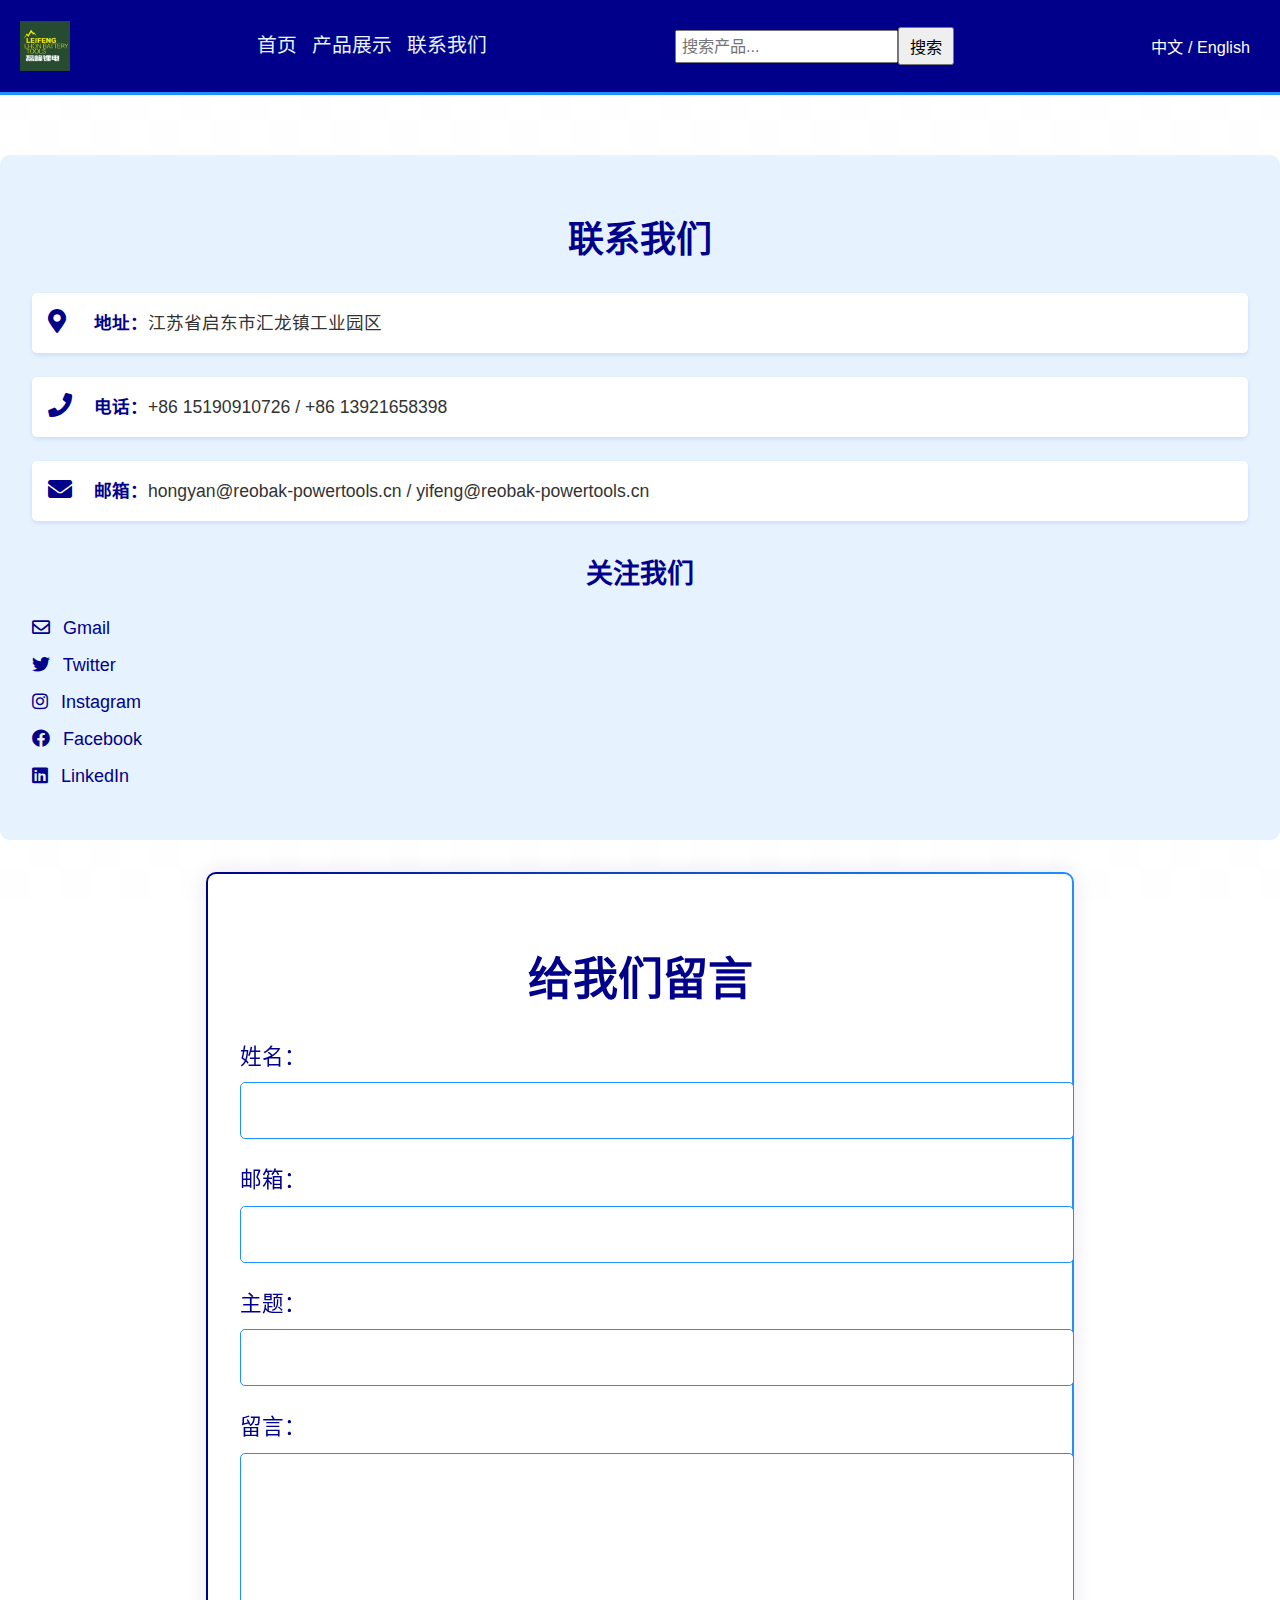
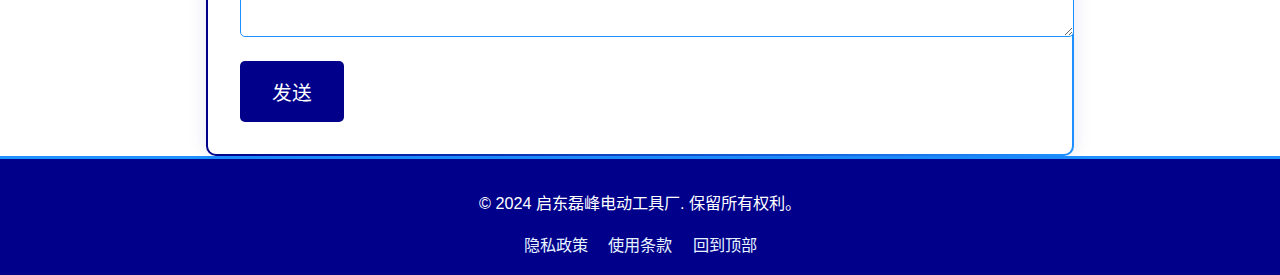
<file: reobak/contact.html>
<!DOCTYPE html>
<html lang="zh-CN">
<head>
    <meta charset="UTF-8">
    <meta name="viewport" content="width=device-width, initial-scale=1.0">
    <title data-en="Contact Us - Qidong Laifeng Electric Tools Factory">联系我们 - 启东磊峰电动工具厂</title>
    <link rel="stylesheet" href="style.css">
    <link rel="stylesheet" href="https://cdnjs.cloudflare.com/ajax/libs/font-awesome/5.15.3/css/all.min.css">
</head>
<body>
    <header>
        <nav>
            <img src="../reobak/imgs/logo.jpg" alt="启东磊峰电动工具厂Logo" class="logo-img" data-en-alt="Qidong Laifeng Electric Tools Factory Logo">
            <ul>
                <li><a href="index.html" data-en="Home">首页</a></li>
                <li><a href="products.html" data-en="Products">产品展示</a></li>
                <li><a href="contact.html" data-en="Contact Us">联系我们</a></li>
            </ul>
            <div class="search">
                <input type="text" placeholder="搜索产品..." data-en-placeholder="Search products...">
                <button data-en="Search">搜索</button>
            </div>
            <div class="language-switch">
                <button id="languageToggle" data-current-lang="zh">中文 / English</button>
            </div>
        </nav>
    </header>

    <main>
        <section class="contact-info">
            <h1 data-en="Contact Us">联系我们</h1>
            <div class="contact-details">
                <div class="contact-item">
                    <i class="fas fa-map-marker-alt"></i>
                    <p data-en="Address: Industrial Park, Huilong Town, Qidong City, Jiangsu Province">
                        <strong>地址：</strong>江苏省启东市汇龙镇工业园区
                    </p>
                </div>
                <div class="contact-item">
                    <i class="fas fa-phone"></i>
                    <p data-en="Phone: +86 15190910726 / +86 13921658398">
                        <strong>电话：</strong>+86 15190910726 / +86 13921658398
                    </p>
                </div>
                <div class="contact-item">
                    <i class="fas fa-envelope"></i>
                    <p data-en="Email: hongyan@reobak-powertools.cn / yifeng@reobak-powertools.cn">
                        <strong>邮箱：</strong>hongyan@reobak-powertools.cn / yifeng@reobak-powertools.cn
                    </p>
                </div>
            </div>
            
            <div class="social-media">
                <h2 data-en="Follow Us">关注我们</h2>
                <ul>
                    <li><a href="mailto:your.email@gmail.com" target="_blank" data-en="Gmail"><i class="far fa-envelope"></i> Gmail</a></li>
                    <li><a href="https://twitter.com/your_twitter" target="_blank" data-en="Twitter"><i class="fab fa-twitter"></i> Twitter</a></li>
                    <li><a href="https://www.instagram.com/your_instagram" target="_blank" data-en="Instagram"><i class="fab fa-instagram"></i> Instagram</a></li>
                    <li><a href="https://www.facebook.com/your_facebook" target="_blank" data-en="Facebook"><i class="fab fa-facebook"></i> Facebook</a></li>
                    <li><a href="https://www.linkedin.com/company/your_company" target="_blank" data-en="LinkedIn"><i class="fab fa-linkedin"></i> LinkedIn</a></li>
                </ul>
            </div>
        </section>

        <section class="contact-form">
            <h2 data-en="Leave us a message">给我们留言</h2>
            <form action="#" method="post">
                <div class="form-group">
                    <label for="name" data-en="Name:">姓名：</label>
                    <input type="text" id="name" name="name" required>
                </div>

                <div class="form-group">
                    <label for="email" data-en="Email:">邮箱：</label>
                    <input type="email" id="email" name="email" required>
                </div>

                <div class="form-group">
                    <label for="subject" data-en="Subject:">主题：</label>
                    <input type="text" id="subject" name="subject" required>
                </div>

                <div class="form-group">
                    <label for="message" data-en="Message:">留言：</label>
                    <textarea id="message" name="message" required></textarea>
                </div>

                <button type="submit" data-en="Send">发送</button>
            </form>
        </section>
    </main>

    <footer>
        <p data-en="&copy; 2024 Qidong Laifeng Electric Tools Factory. All rights reserved.">&copy; 2024 启东磊峰电动工具厂. 保留所有权利。</p>
        <div class="social-links">
            <!-- 添加社交媒体链接 -->
        </div>
        <a href="#" class="privacy-policy" data-en="Privacy Policy">隐私政策</a>
        <a href="#" class="terms" data-en="Terms of Use">使用条款</a>
        <a href="#" class="back-to-top" data-en="Back to Top">回到顶部</a>
    </footer>

    <script src="script.js"></script>
</body>
</html>
</file>
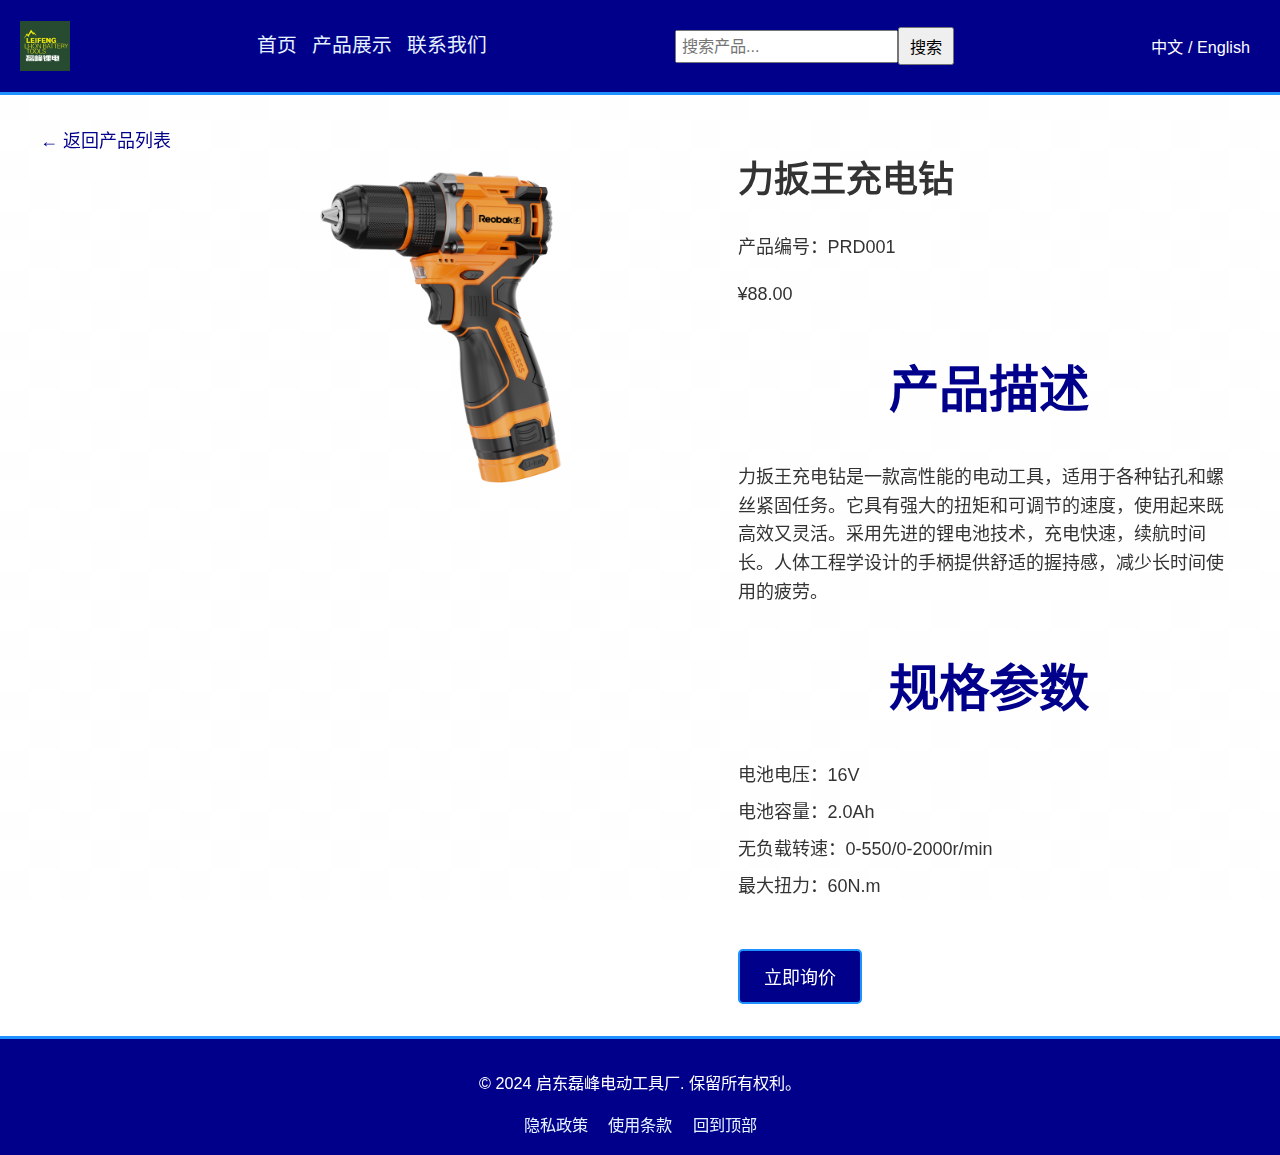
<file: reobak/product-detail-1.html>
<!DOCTYPE html>
<html lang="zh-CN">
<head>
    <meta charset="UTF-8">
    <meta name="viewport" content="width=device-width, initial-scale=1.0">
    <title data-en="Reobak Cordless Drill - Qidong Laifeng Electric Tools Factory">力扳王充电钻 - 启东磊峰电动工具厂</title>
    <link rel="stylesheet" href="style.css">
</head>
<body>
    <header>
        <nav>
            <img src="../reobak/imgs/logo.jpg" alt="启东磊峰电动工具厂Logo" class="logo-img" data-en-alt="Qidong Laifeng Electric Tools Factory Logo">
            <ul>
                <li><a href="index.html" data-en="Home">首页</a></li>
                <li><a href="products.html" data-en="Products">产品展示</a></li>
                <li><a href="contact.html" data-en="Contact Us">联系我们</a></li>
            </ul>
            <div class="search">
                <input type="text" placeholder="搜索产品..." data-en-placeholder="Search products...">
                <button data-en="Search">搜索</button>
            </div>
            <div class="language-switch">
                <button id="languageToggle" data-current-lang="zh">中文 / English</button>
            </div>
        </nav>
    </header>

    <main class="product-detail">
        <a href="products.html" class="back-link" data-en="Back to Products">&larr; 返回产品列表</a>
        <div class="product-images">
            <img src="../reobak/产品/1.png" alt="力扳王充电钻" class="main-image" data-en-alt="Reobak Cordless Drill">
            <div class="thumbnail-images">
                <!-- 添加更多产品图片 -->
            </div>
        </div>
        <div class="product-info">
            <h1 data-en="Reobak Cordless Drill">力扳王充电钻</h1>
            <p class="product-id" data-en="Product ID: PRD001">产品编号：PRD001</p>
            <p class="price">¥88.00</p>
            <div class="product-description">
                <h2 data-en="Product Description">产品描述</h2>
                <p data-en="The Reobak Cordless Drill is a high-performance electric tool suitable for various drilling and screw fastening tasks...">力扳王充电钻是一款高性能的电动工具，适用于各种钻孔和螺丝紧固任务。它具有强大的扭矩和可调节的速度，使用起来既高效又灵活。采用先进的锂电池技术，充电快速，续航时间长。人体工程学设计的手柄提供舒适的握持感，减少长时间使用的疲劳。</p>
            </div>
            <div class="product-specs">
                <h2 data-en="Specifications">规格参数</h2>
                <ul>
                    <li data-en="Battery Voltage: 16V">电池电压：16V</li>
                    <li data-en="Battery Capacity: 2.0Ah">电池容量：2.0Ah</li>
                    <li data-en="No-load Speed: 0-550/0-2000r/min">无负载转速：0-550/0-2000r/min</li>
                    <li data-en="Maximum Torque: 60N.m">最大扭力：60N.m</li>
                </ul>
            </div>
            <button class="inquiry-btn" data-en="Inquire Now" onclick="showInquiryForm('Reobak Cordless Drill')">立即询价</button>
        </div>
    </main>

    <footer>
        <p data-en="&copy; 2024 Qidong Laifeng Electric Tools Factory. All rights reserved.">&copy; 2024 启东磊峰电动工具厂. 保留所有权利。</p>
        <div class="social-links">
            <!-- 添加社交媒体链接 -->
        </div>
        <a href="#" class="privacy-policy" data-en="Privacy Policy">隐私政策</a>
        <a href="#" class="terms" data-en="Terms of Use">使用条款</a>
        <a href="#" class="back-to-top" data-en="Back to Top">回到顶部</a>
    </footer>

    <script src="script.js"></script>
</body>
</html>
</file>
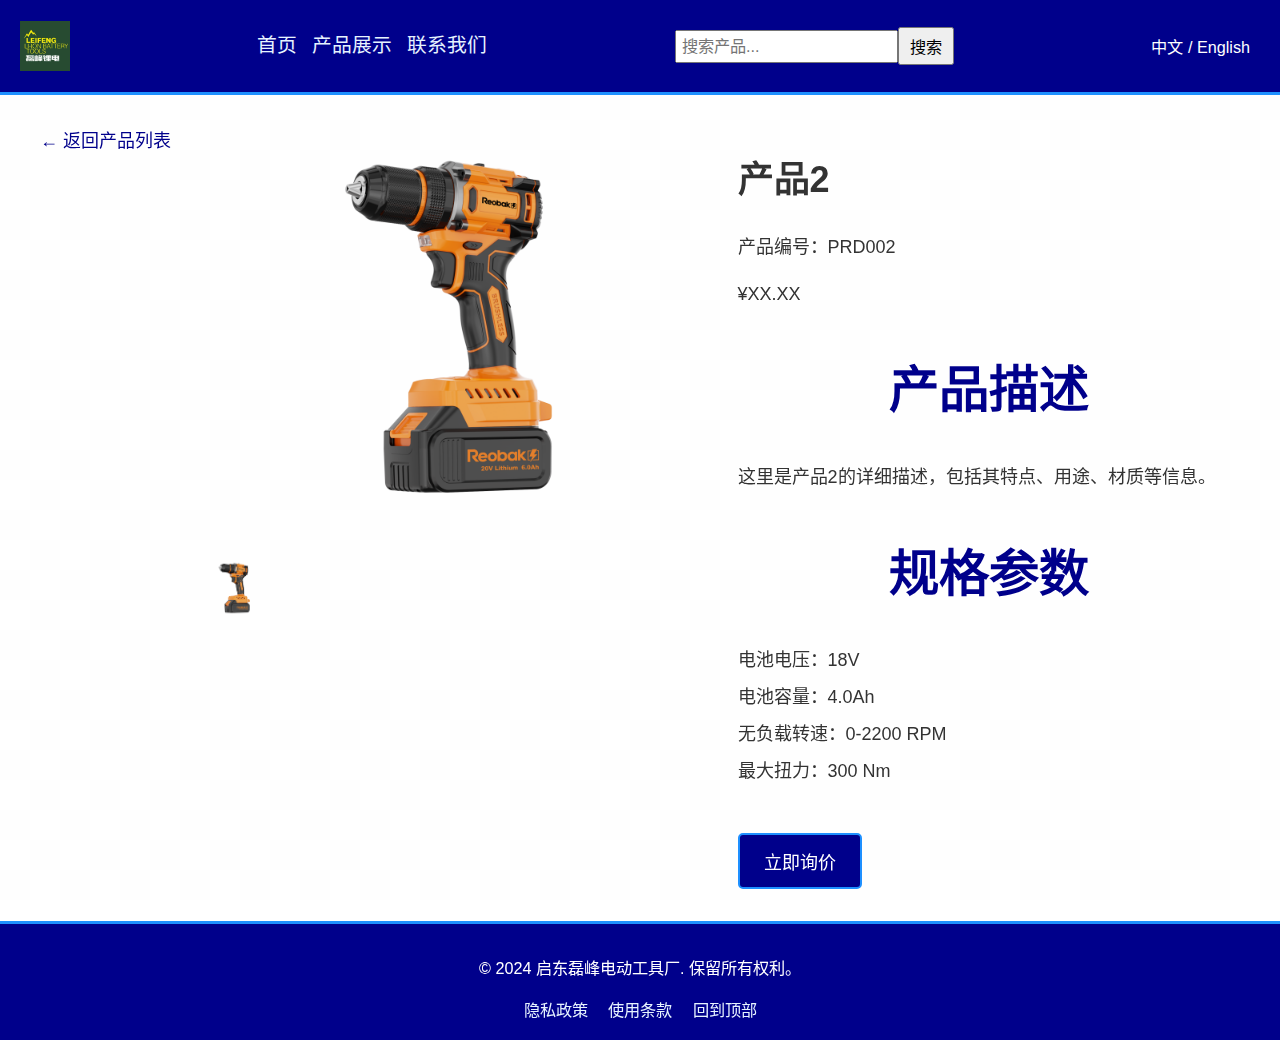
<file: reobak/product-detail-2.html>
<!DOCTYPE html>
<html lang="zh-CN">
<head>
    <meta charset="UTF-8">
    <meta name="viewport" content="width=device-width, initial-scale=1.0">
    <title data-en="Product 2 - Qidong Laifeng Electric Tools Factory">产品2 - 启东磊峰电动工具厂</title>
    <link rel="stylesheet" href="style.css">
</head>
<body>
    <header>
        <nav>
            <img src="../reobak/imgs/logo.jpg" alt="启东磊峰电动工具厂Logo" class="logo-img" data-en-alt="Qidong Laifeng Electric Tools Factory Logo">
            <ul>
                <li><a href="index.html" data-en="Home">首页</a></li>
                <li><a href="products.html" data-en="Products">产品展示</a></li>
                <li><a href="contact.html" data-en="Contact Us">联系我们</a></li>
            </ul>
            <div class="search">
                <input type="text" placeholder="搜索产品..." data-en-placeholder="Search products...">
                <button data-en="Search">搜索</button>
            </div>
            <div class="language-switch">
                <button id="languageToggle" data-current-lang="zh">中文 / English</button>
            </div>
        </nav>
    </header>

    <main class="product-detail">
        <a href="products.html" class="back-link" data-en="Back to Products">&larr; 返回产品列表</a>
        <div class="product-images">
            <img src="../reobak/产品/2.png" alt="产品2" class="main-image" data-en-alt="Product 2">
            <div class="thumbnail-images">
                <img src="../reobak/产品/2.png" alt="产品2" data-en-alt="Product 2">
                <!-- 添加更多产品2的图片 -->
            </div>
        </div>
        <div class="product-info">
            <h1 data-en="Product 2">产品2</h1>
            <p class="product-id" data-en="Product ID: PRD002">产品编号：PRD002</p>
            <p class="price">¥XX.XX</p>
            <div class="product-description">
                <h2 data-en="Product Description">产品描述</h2>
                <p data-en="Detailed description of Product 2...">这里是产品2的详细描述，包括其特点、用途、材质等信息。</p>
            </div>
            <div class="product-specs">
                <h2 data-en="Specifications">规格参数</h2>
                <ul>
                    <li data-en="Battery Voltage: 18V">电池电压：18V</li>
                    <li data-en="Battery Capacity: 4.0Ah">电池容量：4.0Ah</li>
                    <li data-en="No-load Speed: 0-2200 RPM">无负载转速：0-2200 RPM</li>
                    <li data-en="Maximum Torque: 300 Nm">最大扭力：300 Nm</li>
                </ul>
            </div>
            <button class="inquiry-btn" data-en="Inquire Now" onclick="showInquiryForm('产品2')">立即询价</button>
        </div>
    </main>

    <footer>
        <p data-en="&copy; 2024 Qidong Laifeng Electric Tools Factory. All rights reserved.">&copy; 2024 启东磊峰电动工具厂. 保留所有权利。</p>
        <div class="social-links">
            <!-- 添加社交媒体链接 -->
        </div>
        <a href="#" class="privacy-policy" data-en="Privacy Policy">隐私政策</a>
        <a href="#" class="terms" data-en="Terms of Use">使用条款</a>
        <a href="#" class="back-to-top" data-en="Back to Top">回到顶部</a>
    </footer>

    <script src="script.js"></script>
    <script>
        // 添加缩略图点击事件，更新主图片
        document.querySelectorAll('.thumbnail-images img').forEach(img => {
            img.addEventListener('click', function() {
                document.querySelector('.main-image').src = this.src;
                document.querySelector('.main-image').alt = this.alt;
            });
        });
    </script>
</body>
</html>
</file>
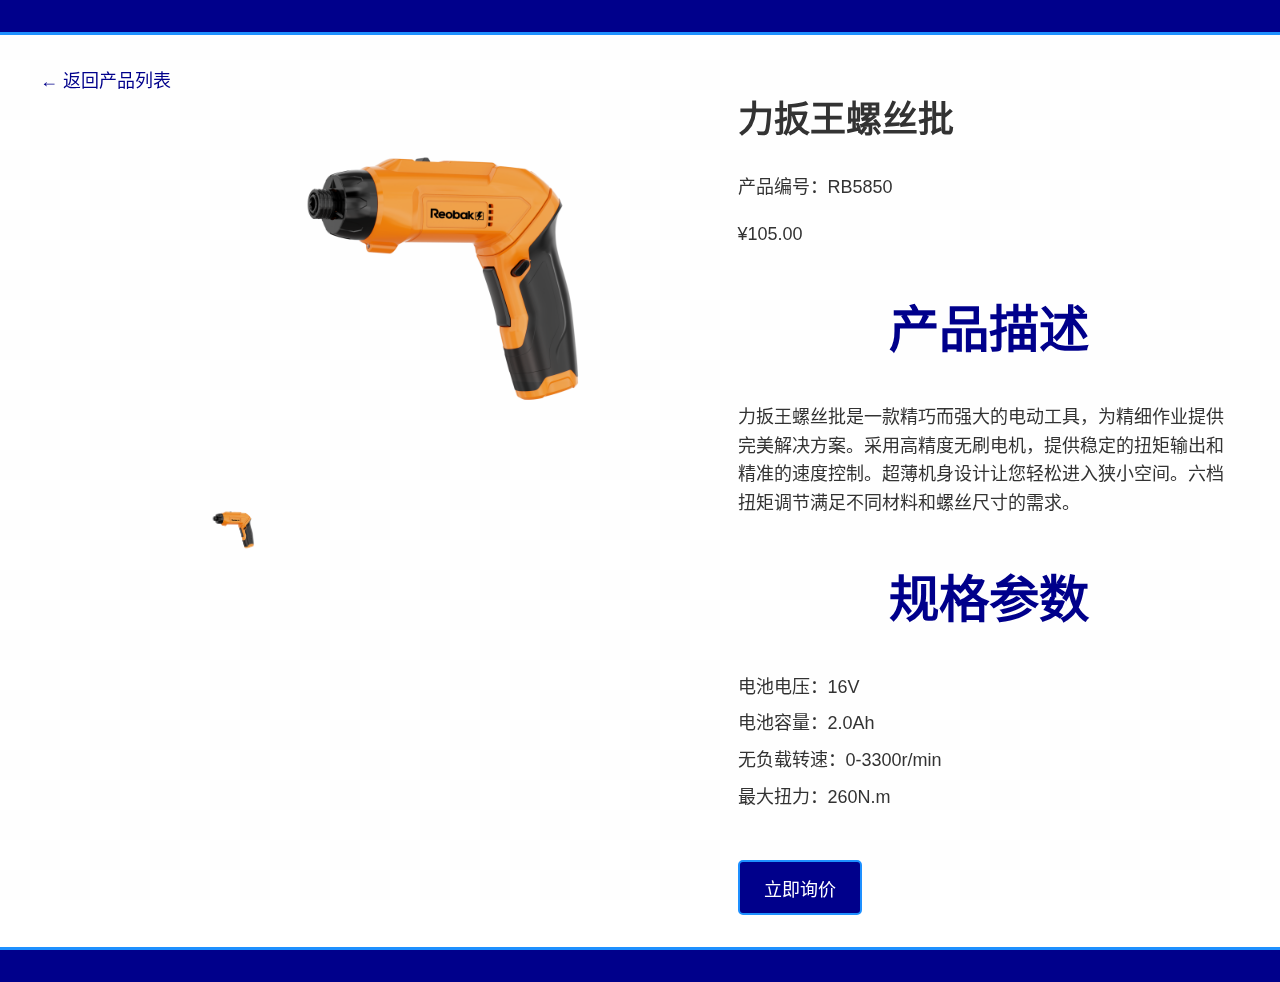
<file: reobak/product-detail-3.html>
<!DOCTYPE html>
<html lang="zh-CN">
<head>
    <meta charset="UTF-8">
    <meta name="viewport" content="width=device-width, initial-scale=1.0">
    <title data-en="Reobak Screwdriver - Qidong Laifeng Electric Tools Factory">力扳王螺丝批 - 启东磊峰电动工具厂</title>
    <link rel="stylesheet" href="style.css">
</head>
<body>
    <header>
        <!-- 复制 product-detail-1.html 中的导航栏 -->
    </header>

    <main class="product-detail">
        <a href="products.html" class="back-link" data-en="Back to Products">&larr; 返回产品列表</a>
        <div class="product-images">
            <img src="../reobak/产品/3.png" alt="力扳王螺丝批" class="main-image" data-en-alt="Reobak Screwdriver">
            <div class="thumbnail-images">
                <img src="../reobak/产品/3.png" alt="力扳王螺丝批" data-en-alt="Reobak Screwdriver">
                <!-- 添加更多产品3的图片 -->
            </div>
        </div>
        <div class="product-info">
            <h1 data-en="Reobak Screwdriver">力扳王螺丝批</h1>
            <p class="product-id" data-en="Product ID: RB5850">产品编号：RB5850</p>
            <p class="price">¥105.00</p>
            <div class="product-description">
                <h2 data-en="Product Description">产品描述</h2>
                <p data-en="The Reobak Screwdriver is a high-efficiency electric tool suitable for various screw fastening and removal tasks...">力扳王螺丝批是一款精巧而强大的电动工具，为精细作业提供完美解决方案。采用高精度无刷电机，提供稳定的扭矩输出和精准的速度控制。超薄机身设计让您轻松进入狭小空间。六档扭矩调节满足不同材料和螺丝尺寸的需求。</p>
            </div>
            <div class="product-specs">
                <h2 data-en="Specifications">规格参数</h2>
                <ul>
                    <li data-en="Battery Voltage: 16V">电池电压：16V</li>
                    <li data-en="Battery Capacity: 2.0Ah">电池容量：2.0Ah</li>
                    <li data-en="No-load Speed: 0-3300r/min">无负载转速：0-3300r/min</li>
                    <li data-en="Maximum Torque: 260N.m">最大扭力：260N.m</li>
                </ul>
            </div>
            <button class="inquiry-btn" data-en="Inquire Now" onclick="showInquiryForm('力扳王螺丝批')">立即询价</button>
        </div>
    </main>

    <footer>
        <!-- 复制 product-detail-1.html 中的页脚 -->
    </footer>

    <script src="script.js"></script>
</body>
</html>
</file>
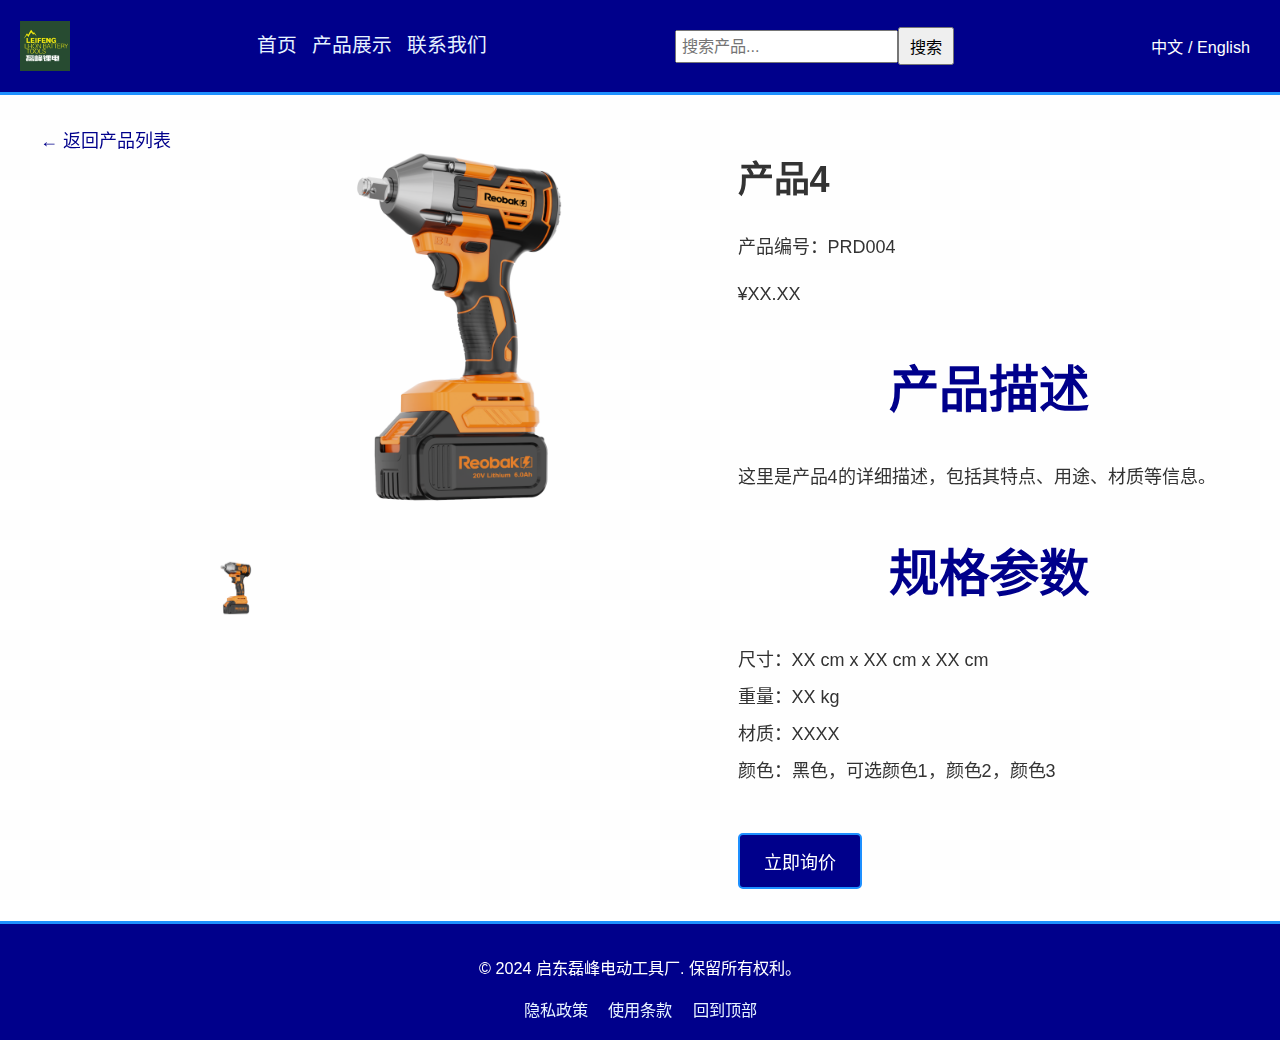
<file: reobak/product-detail-4.html>
<!DOCTYPE html>
<html lang="zh-CN">
<head>
    <meta charset="UTF-8">
    <meta name="viewport" content="width=device-width, initial-scale=1.0">
    <title data-en="Product 4 - Qidong Laifeng Electric Tools Factory">产品4 - 启东磊峰电动工具厂</title>
    <link rel="stylesheet" href="style.css">
</head>
<body>
    <header>
        <nav>
            <img src="../reobak/imgs/logo.jpg" alt="启东磊峰电动工具厂Logo" class="logo-img" data-en-alt="Qidong Laifeng Electric Tools Factory Logo">
            <ul>
                <li><a href="index.html" data-en="Home">首页</a></li>
                <li><a href="products.html" data-en="Products">产品展示</a></li>
                <li><a href="contact.html" data-en="Contact Us">联系我们</a></li>
            </ul>
            <div class="search">
                <input type="text" placeholder="搜索产品..." data-en-placeholder="Search products...">
                <button data-en="Search">搜索</button>
            </div>
            <div class="language-switch">
                <button id="languageToggle" data-current-lang="zh">中文 / English</button>
            </div>
        </nav>
    </header>

    <main class="product-detail">
        <a href="products.html" class="back-link" data-en="Back to Products">&larr; 返回产品列表</a>
        <div class="product-images">
            <img src="../reobak/产品/4.png" alt="产品4" class="main-image" data-en-alt="Product 4">
            <div class="thumbnail-images">
                <img src="../reobak/产品/4.png" alt="产品4" data-en-alt="Product 4">
                <!-- 添加更多产品4的图片 -->
            </div>
        </div>
        <div class="product-info">
            <h1 data-en="Product 4">产品4</h1>
            <p class="product-id" data-en="Product ID: PRD004">产品编号：PRD004</p>
            <p class="price">¥XX.XX</p>
            <div class="product-description">
                <h2 data-en="Product Description">产品描述</h2>
                <p data-en="Detailed description of Product 4...">这里是产品4的详细描述，包括其特点、用途、材质等信息。</p>
            </div>
            <div class="product-specs">
                <h2 data-en="Specifications">规格参数</h2>
                <ul>
                    <li data-en="Dimensions: XX cm x XX cm x XX cm">尺寸：XX cm x XX cm x XX cm</li>
                    <li data-en="Weight: XX kg">重量：XX kg</li>
                    <li data-en="Material: XXXX">材质：XXXX</li>
                    <li data-en="Color: Black, Option 1, Option 2, Option 3">颜色：黑色，可选颜色1，颜色2，颜色3</li>
                </ul>
            </div>
            <button class="inquiry-btn" data-en="Inquire Now" onclick="showInquiryForm('产品4')">立即询价</button>
        </div>
    </main>

    <footer>
        <p data-en="&copy; 2024 Qidong Laifeng Electric Tools Factory. All rights reserved.">&copy; 2024 启东磊峰电动工具厂. 保留所有权利。</p>
        <div class="social-links">
            <!-- 添加社交媒体链接 -->
        </div>
        <a href="#" class="privacy-policy" data-en="Privacy Policy">隐私政策</a>
        <a href="#" class="terms" data-en="Terms of Use">使用条款</a>
        <a href="#" class="back-to-top" data-en="Back to Top">回到顶部</a>
    </footer>

    <script src="script.js"></script>
</body>
</html>
</file>
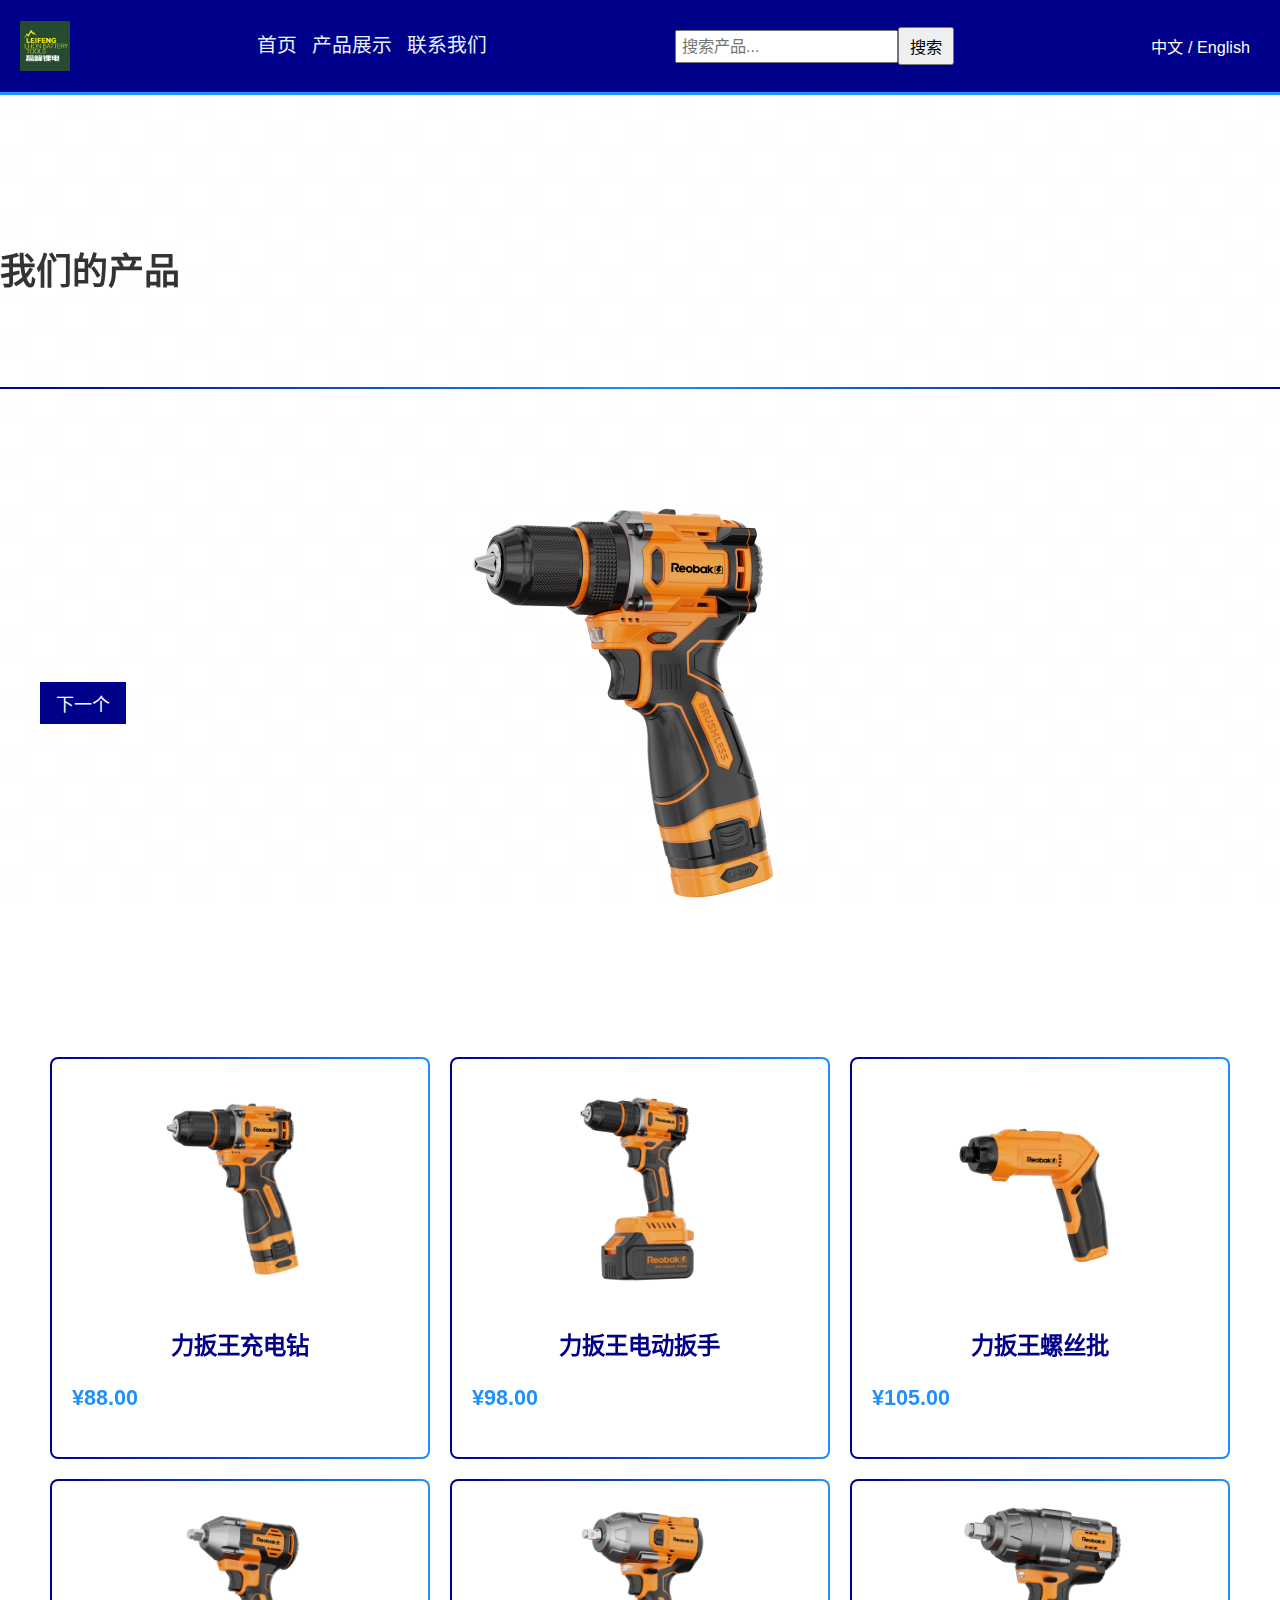
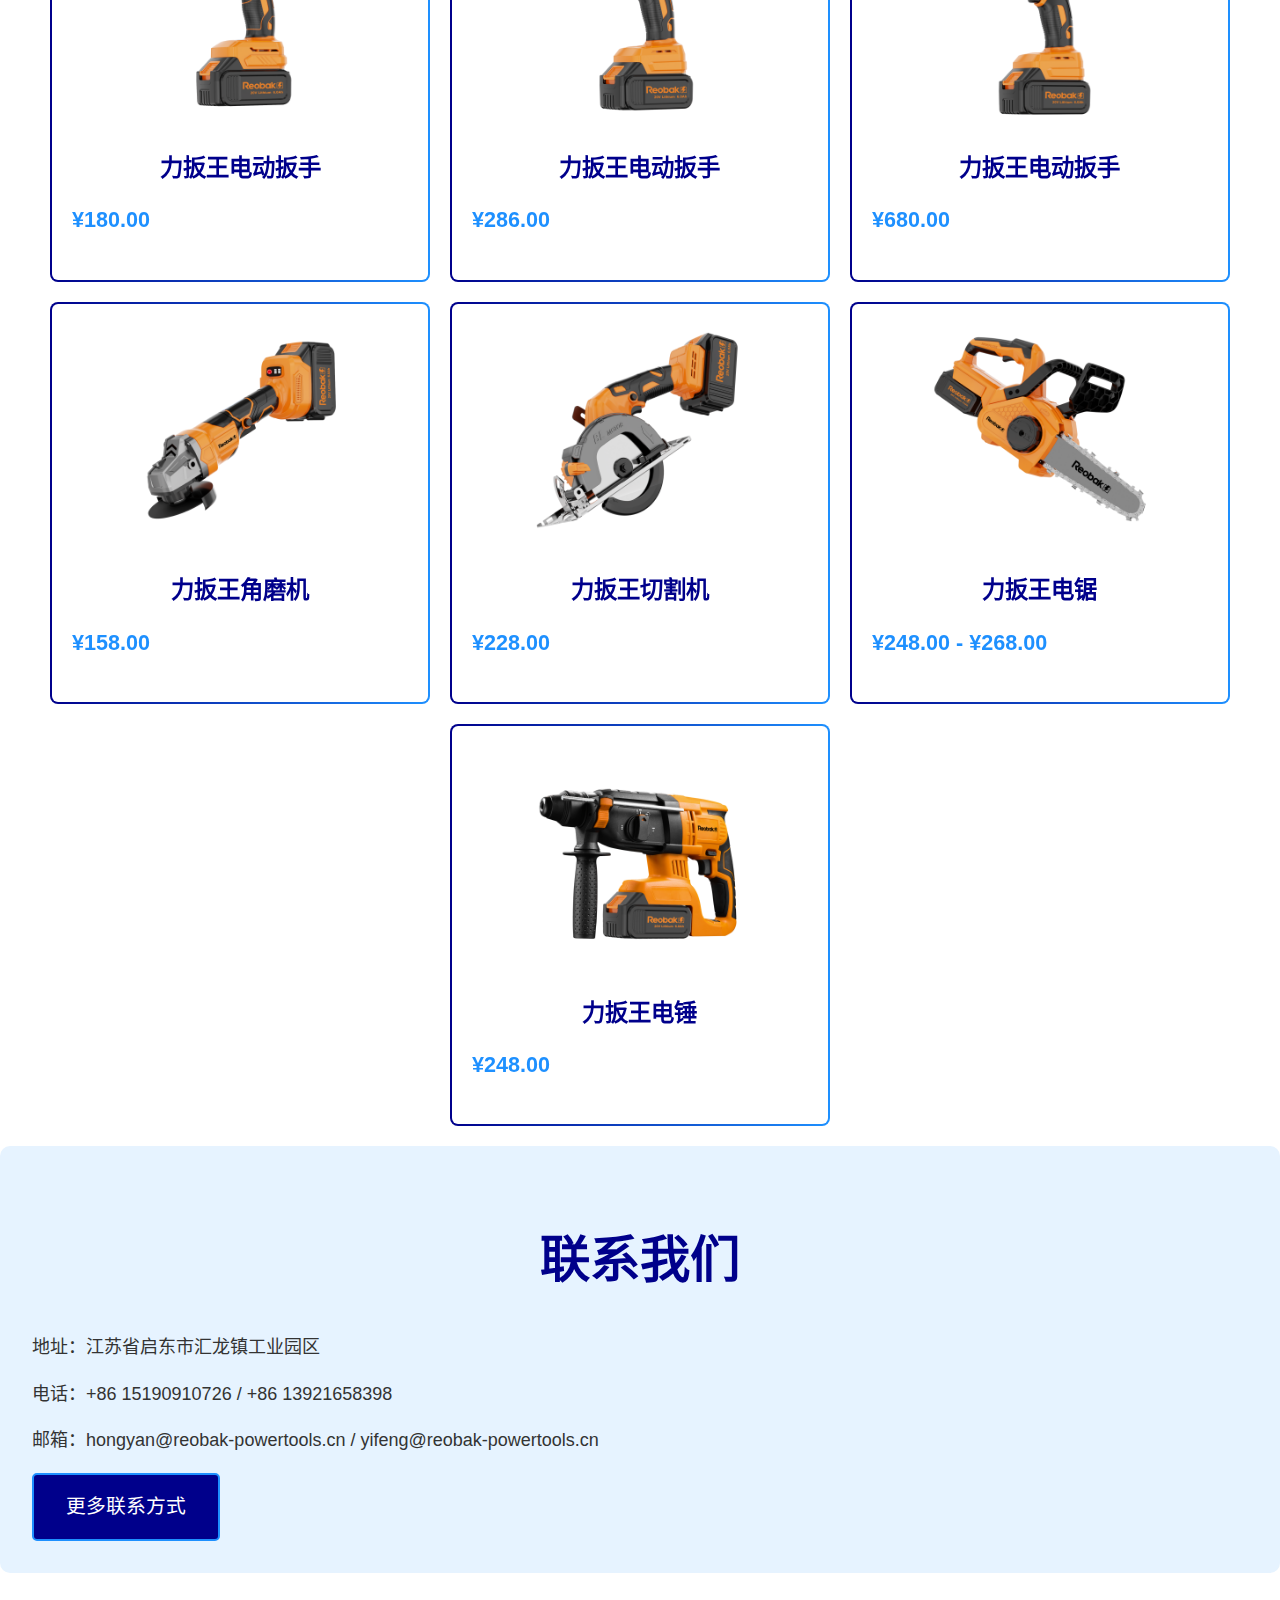
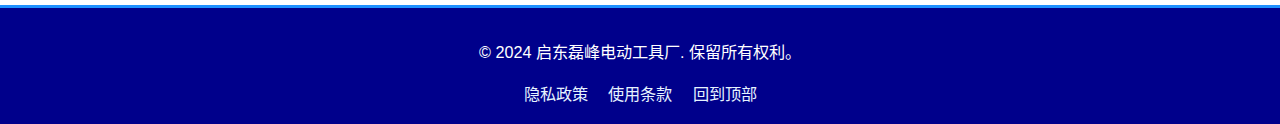
<file: reobak/products.html>
<!DOCTYPE html>
<html lang="zh-CN">
<head>
    <meta charset="UTF-8">
    <meta name="viewport" content="width=device-width, initial-scale=1.0">
    <title data-en="Products - Qidong Laifeng Electric Tools Factory">产品展示 - 启东磊峰电动工具厂</title>
    <link rel="stylesheet" href="style.css">
    <link rel="stylesheet" href="https://cdnjs.cloudflare.com/ajax/libs/font-awesome/5.15.3/css/all.min.css">
</head>
<body>
    <header>
        <nav>
            <img src="../reobak/imgs/logo.jpg" alt="启东磊峰电动工具厂Logo" class="logo-img" data-en-alt="Qidong Laifeng Electric Tools Factory Logo">
            <ul>
                <li><a href="index.html" data-en="Home">首页</a></li>
                <li><a href="products.html" data-en="Products">产品展示</a></li>
                <li><a href="contact.html" data-en="Contact Us">联系我们</a></li>
            </ul>
            <div class="search">
                <input type="text" placeholder="搜索产品..." data-en-placeholder="Search products...">
                <button data-en="Search">搜索</button>
            </div>
            <div class="language-switch">
                <button id="languageToggle" data-current-lang="zh">中文 / English</button>
            </div>
        </nav>
    </header>

    <main>
        <section class="product-header">
            <h1 data-en="Our Products">我们的产品</h1>
            <div class="tech-line"></div>
        </section>

        <section class="product-carousel">
            <div class="carousel-container">
                <div class="carousel-slide">
                    <img src="../reobak/产品/1.png" alt="产品1" data-en-alt="Product 1">
                    <img src="../reobak/产品/2.png" alt="产品2" data-en-alt="Product 2">
                    <img src="../reobak/产品/3.png" alt="产品3" data-en-alt="Product 3">
                    <img src="../reobak/产品/4.png" alt="产品4" data-en-alt="Product 4">
                    <img src="../reobak/产品/5.png" alt="产品5" data-en-alt="Product 5">
                    <img src="../reobak/产品/6.png" alt="产品6" data-en-alt="Product 6">
                    <img src="../reobak/产品/7.png" alt="产品7" data-en-alt="Product 7">
                    <img src="../reobak/产品/8.png" alt="产品8" data-en-alt="Product 8">
                    <img src="../reobak/产品/9.png" alt="产品9" data-en-alt="Product 9">
                    <img src="../reobak/产品/10.png" alt="产品10" data-en-alt="Product 10">
                </div>
                <button class="carousel-button prev" data-en="Previous">上一个</button>
                <button class="carousel-button next" data-en="Next">下一个</button>
            </div>
        </section>

        <section class="product-grid">
            <div class="product-row">
                <div class="product-card">
                    <a href="product-detail.html?id=1" class="product-link">
                        <img src="../reobak/产品/1.png" alt="力扳王充电钻" data-en-alt="Reobak Cordless Drill">
                        <h3 data-en="Reobak Cordless Drill">力扳王充电钻</h3>
                        <p class="price">¥88.00</p>
                    </a>
                </div>
                <div class="product-card">
                    <a href="product-detail.html?id=2" class="product-link">
                        <img src="../reobak/产品/2.png" alt="力扳王电动扳手" data-en-alt="Reobak Electric Wrench">
                        <h3 data-en="Reobak Electric Wrench">力扳王电动扳手</h3>
                        <p class="price">¥98.00</p>
                    </a>
                </div>
                <div class="product-card">
                    <a href="product-detail.html?id=3" class="product-link">
                        <img src="../reobak/产品/3.png" alt="力扳王螺丝批" data-en-alt="Reobak Screwdriver">
                        <h3 data-en="Reobak Screwdriver">力扳王螺丝批</h3>
                        <p class="price">¥105.00</p>
                    </a>
                </div>
            </div>
            <div class="product-row">
                <div class="product-card">
                    <a href="product-detail.html?id=4" class="product-link">
                        <img src="../reobak/产品/4.png" alt="力扳王电动扳手" data-en-alt="Reobak Electric Wrench">
                        <h3 data-en="Reobak Electric Wrench">力扳王电动扳手</h3>
                        <p class="price">¥180.00</p>
                    </a>
                </div>
                <div class="product-card">
                    <a href="product-detail.html?id=5" class="product-link">
                        <img src="../reobak/产品/5.png" alt="力扳王电动扳手" data-en-alt="Reobak Electric Wrench">
                        <h3 data-en="Reobak Electric Wrench">力扳王电动扳手</h3>
                        <p class="price">¥286.00</p>
                    </a>
                </div>
                <div class="product-card">
                    <a href="product-detail.html?id=6" class="product-link">
                        <img src="../reobak/产品/6.png" alt="力扳王电动扳手" data-en-alt="Reobak Electric Wrench">
                        <h3 data-en="Reobak Electric Wrench">力扳王电动扳手</h3>
                        <p class="price">¥680.00</p>
                    </a>
                </div>
            </div>
            <div class="product-row">
                <div class="product-card">
                    <a href="product-detail.html?id=7" class="product-link">
                        <img src="../reobak/产品/7.png" alt="力扳王角磨机" data-en-alt="Reobak Angle Grinder">
                        <h3 data-en="Reobak Angle Grinder">力扳王角磨机</h3>
                        <p class="price">¥158.00</p>
                    </a>
                </div>
                <div class="product-card">
                    <a href="product-detail.html?id=8" class="product-link">
                        <img src="../reobak/产品/8.png" alt="力扳王切割机" data-en-alt="Reobak Cutting Machine">
                        <h3 data-en="Reobak Cutting Machine">力扳王切割机</h3>
                        <p class="price">¥228.00</p>
                    </a>
                </div>
                <div class="product-card">
                    <a href="product-detail.html?id=9" class="product-link">
                        <img src="../reobak/产品/9.png" alt="力扳王电锯" data-en-alt="Reobak Electric Saw">
                        <h3 data-en="Reobak Electric Saw">力扳王电锯</h3>
                        <p class="price">¥248.00 - ¥268.00</p>
                    </a>
                </div>
            </div>
            <div class="product-row last-row">
                <div class="product-card">
                    <a href="product-detail.html?id=10" class="product-link">
                        <img src="../reobak/产品/10.png" alt="力扳王电锤" data-en-alt="Reobak Electric Hammer">
                        <h3 data-en="Reobak Electric Hammer">力扳王电锤</h3>
                        <p class="price">¥248.00</p>
                    </a>
                </div>
            </div>
        </section>
    </main>

    <section class="contact-info">
        <h2 data-en="Contact Us">联系我们</h2>
        <p data-en="Address: Industrial Park, Huilong Town, Qidong City, Jiangsu Province">地址：江苏省启东市汇龙镇工业园区</p>
        <p data-en="Phone: +86 15190910726 / +86 13921658398">电话：+86 15190910726 / +86 13921658398</p>
        <p data-en="Email: hongyan@reobak-powertools.cn / yifeng@reobak-powertools.cn">邮箱：hongyan@reobak-powertools.cn / yifeng@reobak-powertools.cn</p>
        <a href="contact.html" class="button" data-en="More Contact Information">更多联系方式</a>
    </section>

    <footer>
        <p data-en="&copy; 2024 Qidong Laifeng Electric Tools Factory. All rights reserved.">&copy; 2024 启东磊峰电动工具厂. 保留所有权利。</p>
        <div class="social-links">
            <!-- 添加社交媒体链接 -->
        </div>
        <a href="#" class="privacy-policy" data-en="Privacy Policy">隐私政策</a>
        <a href="#" class="terms" data-en="Terms of Use">使用条款</a>
        <a href="#" class="back-to-top" data-en="Back to Top">回到顶部</a>
    </footer>

    <script src="script.js"></script>
    <script src="carousel.js"></script>
</body>
</html>
</file>
<file: reobak/style.css>
/* 全局样式 */
:root {
    --deep-blue: #00008B;
    --light-blue: #E6F3FF;
    --accent-blue: #1E90FF;
    --text-color: #333333;
    --background-color: #FFFFFF;
}

body {
    font-family: 'Roboto', 'Arial', sans-serif;
    line-height: 1.6;
    color: var(--text-color);
    margin: 0;
    padding: 0;
    font-size: 18px; /* 增加基础字体大小 */
    background-color: var(--background-color);
}

.container {
    width: 90%;
    max-width: 1200px;
    margin: auto;
    overflow: hidden;
}

/* 头部样式 */
header {
    background: var(--deep-blue);
    border-bottom: 3px solid var(--accent-blue);
    padding: 1rem 0; /* 增加头部内边距 */
    position: sticky;
    top: 0;
    z-index: 1000;
}

nav {
    display: flex;
    justify-content: space-between;
    align-items: center;
    padding: 5px 20px;
}

nav ul {
    display: flex;
    list-style-type: none;
    margin: 0;
    padding: 0;
}

nav ul li {
    margin-right: 15px;
}

nav ul li:last-child {
    margin-right: 0;
}

nav a {
    text-decoration: none;
    color: var(--light-blue);
    transition: color 0.3s;
    font-size: 1.1em; /* 增加导航链接字体大小 */
}

nav a:hover {
    color: var(--accent-blue);
}

.logo-img {
    max-height: 50px; /* 增加logo大小 */
    width: auto;
}

.search {
    display: flex;
    align-items: center;
}

.search input {
    padding: 5px;
    font-size: 0.9em;
}

.search button {
    padding: 5px 10px;
    font-size: 0.9em;
}

#languageToggle {
    padding: 5px 10px;
    font-size: 0.9em;
}

/* 主体内容样式 */
.hero {
    background: linear-gradient(rgba(0, 0, 139, 0.7), rgba(0, 0, 139, 0.7)), url('hero-bg.jpg') no-repeat center center/cover;
    height: 60vh;
    color: var(--background-color);
    text-align: center;
    display: flex;
    flex-direction: column;
    justify-content: center;
    align-items: center;
    position: relative;
    overflow: hidden;
}

.hero h1 {
    font-size: 3.5em; /* 增加hero标题大小 */
    margin-bottom: 1rem;
    color: var(--background-color);
}

.hero p {
    font-size: 1.4em; /* 增加hero段落字体大小 */
    max-width: 600px;
}

section {
    padding: 4rem 0;
    position: relative;
}

h2 {
    font-size: 2.8em; /* 增加二级标题大小 */
    color: var(--deep-blue);
    margin-bottom: 2rem;
    text-align: center;
}

main {
    padding-top: 60px;
}

/* 按钮样式 */
.button {
    display: inline-block;
    background: var(--deep-blue);
    color: var(--background-color);
    padding: 1rem 2rem; /* 增加按钮内边距 */
    text-decoration: none;
    border-radius: 5px;
    transition: all 0.3s;
    font-size: 1.1em; /* 增加按钮字体大小 */
    border: 2px solid var(--accent-blue);
}

.button:hover {
    background-color: var(--accent-blue);
    color: var(--background-color);
    transform: translateY(-3px);
}

/* 产品展示页面样式 */
.product-grid {
    display: flex;
    flex-direction: column;
    align-items: center;
    gap: 20px;
    padding: 0 20px;
    max-width: 1200px;
    margin: 0 auto;
}

.product-row {
    display: flex;
    justify-content: center;
    gap: 20px;
    width: 100%;
}

.product-card {
    flex: 0 0 calc(33.333% - 20px);
    max-width: calc(33.333% - 20px);
    display: flex;
    flex-direction: column;
    align-items: center;
    background-color: #f9f9f9;
    border-radius: 8px;
    overflow: hidden;
    transition: transform 0.3s ease, box-shadow 0.3s ease;
    padding: 20px; /* 增加产品卡片内边距 */
    box-sizing: border-box;
}

.product-card:hover {
    transform: translateY(-5px);
    box-shadow: 0 5px 15px rgba(0, 0, 139, 0.15);
}

.product-link {
    display: flex;
    flex-direction: column;
    align-items: center;
    width: 100%;
    text-decoration: none;
    color: inherit;
}

.product-card img {
    width: 100%;
    height: 220px; /* 增加产品图片高度 */
    object-fit: contain;
    margin-bottom: 10px;
}

.product-card h3 {
    margin: 10px 0;
    font-size: 1.3em; /* 增加产品标题字体大小 */
    text-align: center;
    color: var(--deep-blue);
}

.product-card p {
    font-size: 0.9em;
    color: var(--text-color);
}

.product-card .price {
    font-weight: bold;
    color: var(--accent-blue);
    font-size: 1.2em;
    margin-top: 1rem;
}

.inquiry-btn {
    position: relative;
    z-index: 1;
    background-color: var(--deep-blue);
    color: var(--background-color);
    border: none;
    padding: 0.8rem 1.5rem;
    margin-top: 1rem;
    cursor: pointer;
    transition: all 0.3s;
    font-size: 1em;
    border-radius: 5px;
    border: 2px solid var(--accent-blue);
}

.inquiry-btn:hover {
    background-color: var(--accent-blue);
    color: var(--background-color);
    transform: translateY(-3px);
}

/* 轮播图样式 */
.product-carousel {
    margin-bottom: 40px;
}

.carousel-container {
    position: relative;
    width: 100%;
    max-width: 1200px; /* 增加最大宽度 */
    margin: 0 auto;
    overflow: hidden;
}

.carousel-slide {
    display: flex;
    width: 1000%;
    transition: transform 0.5s ease-in-out;
}

.carousel-slide img {
    width: 10%;
    height: auto;
    max-height: 500px; /* 增加最大高度 */
    object-fit: contain;
}

.carousel-button {
    position: absolute;
    top: 50%;
    transform: translateY(-50%);
    background-color: var(--deep-blue);
    color: var(--background-color);
    border: none;
    padding: 0.5rem 1rem;
    cursor: pointer;
    transition: background-color 0.3s;
    font-size: 1em;
}

.carousel-button:hover {
    background-color: var(--accent-blue);
}

/* 语言切换按钮样式 */
#languageToggle {
    background-color: var(--deep-blue);
    color: var(--background-color);
    padding: 5px 10px;
    border: none;
    border-radius: 5px;
    cursor: pointer;
    font-size: 0.9em;
    transition: background-color 0.3s;
}

#languageToggle:hover {
    background-color: var(--accent-blue);
}

/* 响应式设计 */
@media (max-width: 768px) {
    body {
        font-size: 16px; /* 在小屏幕上稍微减小基础字体大小 */
    }

    .hero h1 {
        font-size: 3em; /* 在小屏幕上稍微减小hero标题大小 */
    }

    .hero p {
        font-size: 1.2em; /* 在小屏幕上稍微减小hero段落字体大小 */
    }

    .product-row {
        flex-direction: column;
    }

    .product-card {
        max-width: 100%;
    }

    nav {
        flex-direction: column;
        align-items: flex-start;
    }

    nav ul {
        margin-top: 10px;
    }

    .search, .language-switch {
        margin-top: 10px;
    }

    .carousel-slide img {
        max-height: 300px; /* 在小屏幕上减小轮播图高度 */
    }

    .product-card {
        flex: 0 0 calc(50% - 7.5px);
        max-width: calc(50% - 7.5px);
    }

    .product-card img {
        max-height: 160px; /* 在小屏幕上进一步减小最大高度 */
    }
}

@media (max-width: 480px) {
    .product-card {
        flex: 0 0 100%;
        max-width: 100%;
    }

    .product-card img {
        max-height: 200px; /* 在更小的屏幕上适当增加最大高度 */
    }
}

/* 底部样式 */
footer {
    background: var(--deep-blue);
    color: var(--background-color);
    text-align: center;
    padding: 1rem 0;
    border-top: 3px solid var(--accent-blue);
    font-size: 0.9em;
}

footer a {
    color: var(--light-blue);
    text-decoration: none;
    margin: 0 0.5rem;
    transition: color 0.3s;
}

footer a:hover {
    color: var(--accent-blue);
}

/* 突出重要信息 */
.highlight {
    font-weight: bold;
    color: var(--accent-blue);
}

.important-section {
    background-color: var(--light-blue);
    padding: 2rem;
    border-radius: 10px;
    margin: 2rem 0;
}

.important-section h3 {
    color: var(--deep-blue);
    font-size: 1.8em;
    margin-bottom: 1rem;
}

.important-section p {
    font-size: 1.1em;
}

/* 全局动画 */
@keyframes fadeIn {
    from { opacity: 0; }
    to { opacity: 1; }
}

@keyframes slideInFromLeft {
    from { transform: translateX(-50px); opacity: 0; }
    to { transform: translateX(0); opacity: 1; }
}

@keyframes slideInFromRight {
    from { transform: translateX(50px); opacity: 0; }
    to { transform: translateX(0); opacity: 1; }
}

@keyframes pulse {
    0% { transform: scale(1); }
    50% { transform: scale(1.05); }
    100% { transform: scale(1); }
}

/* 应用动画 */
.hero h1 {
    animation: fadeIn 1s ease-out, slideInFromLeft 1s ease-out;
}

.hero p {
    animation: fadeIn 1.5s ease-out, slideInFromRight 1.5s ease-out;
}

.button, .inquiry-btn {
    transition: all 0.3s ease;
}

.button:hover, .inquiry-btn:hover {
    transform: translateY(-3px);
    box-shadow: 0 4px 8px rgba(0, 0, 139, 0.2);
}

/* 添加科技感的背景 */
body::before {
    content: '';
    position: fixed;
    top: 0;
    left: 0;
    width: 100%;
    height: 100%;
    background: linear-gradient(45deg, #f3f3f3 25%, transparent 25%, transparent 75%, #f3f3f3 75%, #f3f3f3),
                linear-gradient(45deg, #f3f3f3 25%, transparent 25%, transparent 75%, #f3f3f3 75%, #f3f3f3);
    background-size: 60px 60px;
    background-position: 0 0, 30px 30px;
    z-index: -1;
    opacity: 0.1;
}

/* 产品卡片悬停效果 */
.product-card {
    transition: all 0.3s ease;
}

.product-card:hover {
    transform: translateY(-10px) scale(1.03);
    box-shadow: 0 10px 20px rgba(0, 0, 139, 0.15);
}

/* 添加科技感的边框 */
.product-card, .contact-form, .important-section {
    border: 2px solid transparent;
    background-clip: padding-box, border-box;
    background-origin: padding-box, border-box;
    background-image: linear-gradient(to right, white, white), 
                      linear-gradient(to right, var(--deep-blue), var(--accent-blue));
}

/* 添加动感的加载动画 */
@keyframes rotate {
    from { transform: rotate(0deg); }
    to { transform: rotate(360deg); }
}

.loading::after {
    content: '';
    display: inline-block;
    width: 20px;
    height: 20px;
    border: 2px solid var(--deep-blue);
    border-top: 2px solid var(--accent-blue);
    border-radius: 50%;
    animation: rotate 1s linear infinite;
    margin-left: 10px;
}

/* 添加科技感的图标 */
.icon {
    display: inline-block;
    width: 24px;
    height: 24px;
    background-size: contain;
    background-repeat: no-repeat;
    vertical-align: middle;
    margin-right: 10px;
}

.icon-gear {
    background-image: url('path/to/gear-icon.svg');
}

.icon-circuit {
    background-image: url('path/to/circuit-icon.svg');
}

/* 添加动感的滚动效果 */
html {
    scroll-behavior: smooth;
}

/* 添加科技感的滚动条 */
::-webkit-scrollbar {
    width: 10px;
}

::-webkit-scrollbar-track {
    background: #f1f1f1;
}

::-webkit-scrollbar-thumb {
    background: var(--deep-blue);
    border-radius: 5px;
}

::-webkit-scrollbar-thumb:hover {
    background: var(--accent-blue);
}

/* 联系表单样式 */
.contact-form {
    max-width: 800px;
    margin: 0 auto;
    padding: 2rem;
    background-color: var(--light-blue);
    border-radius: 10px;
    box-shadow: 0 0 20px rgba(0, 0, 139, 0.1);
}

.contact-form h2 {
    font-size: 2.5em; /* 增加联系表单标题大小 */
    color: var(--deep-blue);
    margin-bottom: 1.5rem;
    text-align: center;
}

.contact-form form {
    display: flex;
    flex-direction: column;
    gap: 1.5rem;
}

.form-group {
    display: flex;
    flex-direction: column;
}

.form-group label {
    font-size: 1.2em; /* 增加表单标签字体大小 */
    margin-bottom: 0.5rem;
    color: var(--deep-blue);
}

.form-group input,
.form-group textarea {
    width: 100%;
    padding: 1rem; /* 增加表单输入框内边距 */
    font-size: 1.1em; /* 增加表单输入框字体大小 */
    border: 1px solid var(--accent-blue);
    border-radius: 5px;
    transition: border-color 0.3s;
}

.form-group input:focus,
.form-group textarea:focus {
    outline: none;
    border-color: var(--deep-blue);
    box-shadow: 0 0 5px rgba(0, 0, 139, 0.2);
}

.form-group textarea {
    min-height: 150px;
    resize: vertical;
}

.contact-form button {
    background-color: var(--deep-blue);
    color: var(--background-color);
    border: none;
    padding: 1rem 2rem;
    font-size: 1.1em;
    border-radius: 5px;
    cursor: pointer;
    transition: background-color 0.3s, transform 0.3s;
    align-self: flex-start;
}

.contact-form button:hover {
    background-color: var(--accent-blue);
    transform: translateY(-3px);
}

/* 响应式设计 */
@media (max-width: 768px) {
    .contact-form {
        padding: 1.5rem;
    }

    .contact-form h2 {
        font-size: 1.8em;
    }

    .form-group label {
        font-size: 1em;
    }

    .form-group input,
    .form-group textarea {
        padding: 0.6rem;
    }

    .contact-form button {
        padding: 0.8rem 1.5rem;
        font-size: 1em;
    }
}

/* 社交媒体样式 */
.social-media {
    margin-top: 2rem;
}

.social-media h2 {
    font-size: 1.5em;
    color: var(--deep-blue);
    margin-bottom: 1rem;
}

.social-media ul {
    list-style-type: none;
    padding: 0;
}

.social-media li {
    margin-bottom: 0.5rem;
}

.social-media a {
    color: var(--deep-blue);
    text-decoration: none;
    transition: color 0.3s;
}

.social-media a:hover {
    color: var(--accent-blue);
}

.social-media i {
    margin-right: 0.5rem;
}

/* 联系信息样式 */
.contact-info {
    background-color: var(--light-blue);
    padding: 2rem;
    border-radius: 10px;
    margin-bottom: 2rem;
}

.contact-info h1 {
    color: var(--deep-blue);
    text-align: center;
    margin-bottom: 1.5rem;
}

.contact-details {
    display: flex;
    flex-direction: column;
    gap: 1.5rem;
}

.contact-item {
    display: flex;
    align-items: flex-start;
    gap: 1rem;
    background-color: white;
    padding: 1rem;
    border-radius: 5px;
    box-shadow: 0 2px 5px rgba(0, 0, 139, 0.1);
    transition: transform 0.3s ease, box-shadow 0.3s ease;
}

.contact-item:hover {
    transform: translateY(-5px);
    box-shadow: 0 5px 15px rgba(0, 0, 139, 0.2);
}

.contact-item i {
    color: var(--deep-blue);
    font-size: 1.5rem;
    min-width: 30px;
}

.contact-item p {
    margin: 0;
    font-size: 1.1rem;
}

.contact-item strong {
    color: var(--deep-blue);
    font-weight: bold;
}

/* 响应式设计 */
@media (max-width: 768px) {
    .contact-item {
        flex-direction: column;
        align-items: center;
        text-align: center;
    }

    .contact-item i {
        margin-bottom: 0.5rem;
    }
}

/* 在文件末尾添加以下样式 */

/* 产品头部样式 */
.product-header {
    position: relative;
    overflow: hidden;
}

.tech-line {
    position: absolute;
    bottom: 0;
    left: 0;
    width: 100%;
    height: 2px;
    background: linear-gradient(90deg, var(--deep-blue), var(--accent-blue), var(--deep-blue));
    animation: techLine 3s linear infinite;
}

@keyframes techLine {
    0% { transform: translateX(-100%); }
    100% { transform: translateX(100%); }
}

/* 产品类别按钮样式 */
.category-btn {
    transition: all 0.3s ease;
    position: relative;
    overflow: hidden;
}

.category-btn::before {
    content: '';
    position: absolute;
    top: -100%;
    left: 0;
    width: 100%;
    height: 100%;
    background: rgba(30, 144, 255, 0.2);
    transition: all 0.3s ease;
}

.category-btn:hover::before {
    top: 0;
}

.category-btn i {
    margin-right: 5px;
}

/* 产品卡片样式 */
.product-card {
    position: relative;
    overflow: hidden;
}

.tech-icon {
    position: absolute;
    top: 10px;
    right: 10px;
    font-size: 1.5em;
    color: var(--accent-blue);
    opacity: 0;
    transition: all 0.3s ease;
}

.product-card:hover .tech-icon {
    opacity: 1;
    transform: rotate(360deg);
}

.inquiry-btn i {
    margin-left: 5px;
    transition: all 0.3s ease;
}

.inquiry-btn:hover i {
    transform: translateX(5px);
}

/* 添加一些全局动画效果 */
@keyframes pulse {
    0% { transform: scale(1); }
    50% { transform: scale(1.05); }
    100% { transform: scale(1); }
}

.product-card:hover {
    animation: pulse 1s infinite;
}

/* 响应式设计调整 */
@media (max-width: 768px) {
    .category-btn {
        font-size: 0.9em;
        padding: 0.4rem 0.8rem;
    }

    .tech-icon {
        font-size: 1.2em;
    }
}

/* 产品链接样式 */
.product-link {
    display: block;
    color: inherit;
    text-decoration: none;
}

/* 模态框样式 */
.modal {
    display: none;
    position: fixed;
    z-index: 1000;
    left: 0;
    top: 0;
    width: 100%;
    height: 100%;
    overflow: auto;
    background-color: rgba(0,0,0,0.4);
}

.modal-content {
    background-color: #fefefe;
    margin: 15% auto;
    padding: 20px;
    border: 1px solid #888;
    width: 80%;
    max-width: 500px;
}

.close {
    color: #aaa;
    float: right;
    font-size: 28px;
    font-weight: bold;
    cursor: pointer;
}

.close:hover,
.close:focus {
    color: #000;
    text-decoration: none;
    cursor: pointer;
}

#inquiryForm {
    display: flex;
    flex-direction: column;
}

#inquiryForm input,
#inquiryForm textarea {
    margin-bottom: 10px;
    padding: 5px;
}

#inquiryForm button {
    align-self: flex-start;
}

.back-link {
    display: inline-block;
    margin-bottom: 20px;
    color: var(--deep-blue);
    text-decoration: none;
}

.back-link:hover {
    text-decoration: underline;
}

.product-detail {
    display: flex;
    flex-wrap: wrap;
    gap: 2rem;
    padding: 2rem;
    max-width: 1200px;
    margin: 0 auto;
}

.product-images {
    flex: 1;
    min-width: 300px;
}

.main-image {
    width: 100%;
    height: auto;
    max-height: 400px;
    object-fit: contain;
}

.thumbnail-images {
    display: flex;
    flex-wrap: wrap;
    gap: 10px;
    margin-top: 20px;
}

.thumbnail-images img {
    width: 60px;
    height: 60px;
    object-fit: cover;
    cursor: pointer;
    border: 2px solid transparent;
    transition: border-color 0.3s;
}

.thumbnail-images img:hover,
.thumbnail-images img.active {
    border-color: var(--deep-blue);
}

@media (max-width: 768px) {
    .thumbnail-images {
        grid-template-columns: repeat(3, 1fr);
    }
}

.product-info {
    flex: 1;
    min-width: 300px;
}

.product-description, .product-specs {
    margin-bottom: 2rem;
}

.product-specs ul {
    list-style-type: none;
    padding: 0;
}

.product-specs li {
    margin-bottom: 0.5rem;
}

/* 确保最后一行居中 */
.product-grid::after {
    content: "";
    flex: 0 0 calc(33.333% - 20px);
    max-width: calc(33.333% - 20px);
}

/* 最后一行样式 */
.last-row {
    justify-content: center;
}

.last-row .product-card {
    flex: 0 0 calc(33.333% - 20px);
    max-width: calc(33.333% - 20px);
}

/* 响应式设计 */
@media (max-width: 1024px) {
    .product-card {
        flex: 0 0 calc(50% - 20px);
        max-width: calc(50% - 20px);
    }
    
    .last-row .product-card {
        flex: 0 0 calc(50% - 20px);
        max-width: calc(50% - 20px);
    }
}

@media (max-width: 768px) {
    .product-row {
        flex-direction: column;
        align-items: center;
    }

    .product-card,
    .last-row .product-card {
        flex: 0 0 100%;
        max-width: 100%;
    }
}

/* 在 style.css 文件中添加或修改以下样式 */

/* 主打产品部分的样式 */
.products .product-carousel {
    display: flex;
    justify-content: center;
    gap: 20px;
    margin-top: 20px;
}

.products .product-item {
    text-align: center;
    max-width: 200px; /* 将最大宽度从250px减小到200px */
}

.products .product-item img {
    width: 100%;
    height: auto;
    max-height: 150px; /* 将最大高度从200px减小到150px */
    object-fit: contain; /* 确保图片保持其比例 */
}

.products .product-item h3 {
    margin-top: 10px;
    font-size: 1em; /* 稍微减小字体大小 */
}

.products .product-item .price {
    font-weight: bold;
    color: var(--accent-blue);
    font-size: 0.9em; /* 稍微减小价格字体大小 */
}

/* 响应式设计 */
@media (max-width: 768px) {
    .products .product-carousel {
        flex-direction: column;
        align-items: center;
    }

    .products .product-item {
        max-width: 180px; /* 在小屏幕上进一步减小宽度 */
    }

    .products .product-item img {
        max-height: 130px; /* 在小屏幕上减小最大高度 */
    }
}
</file>
